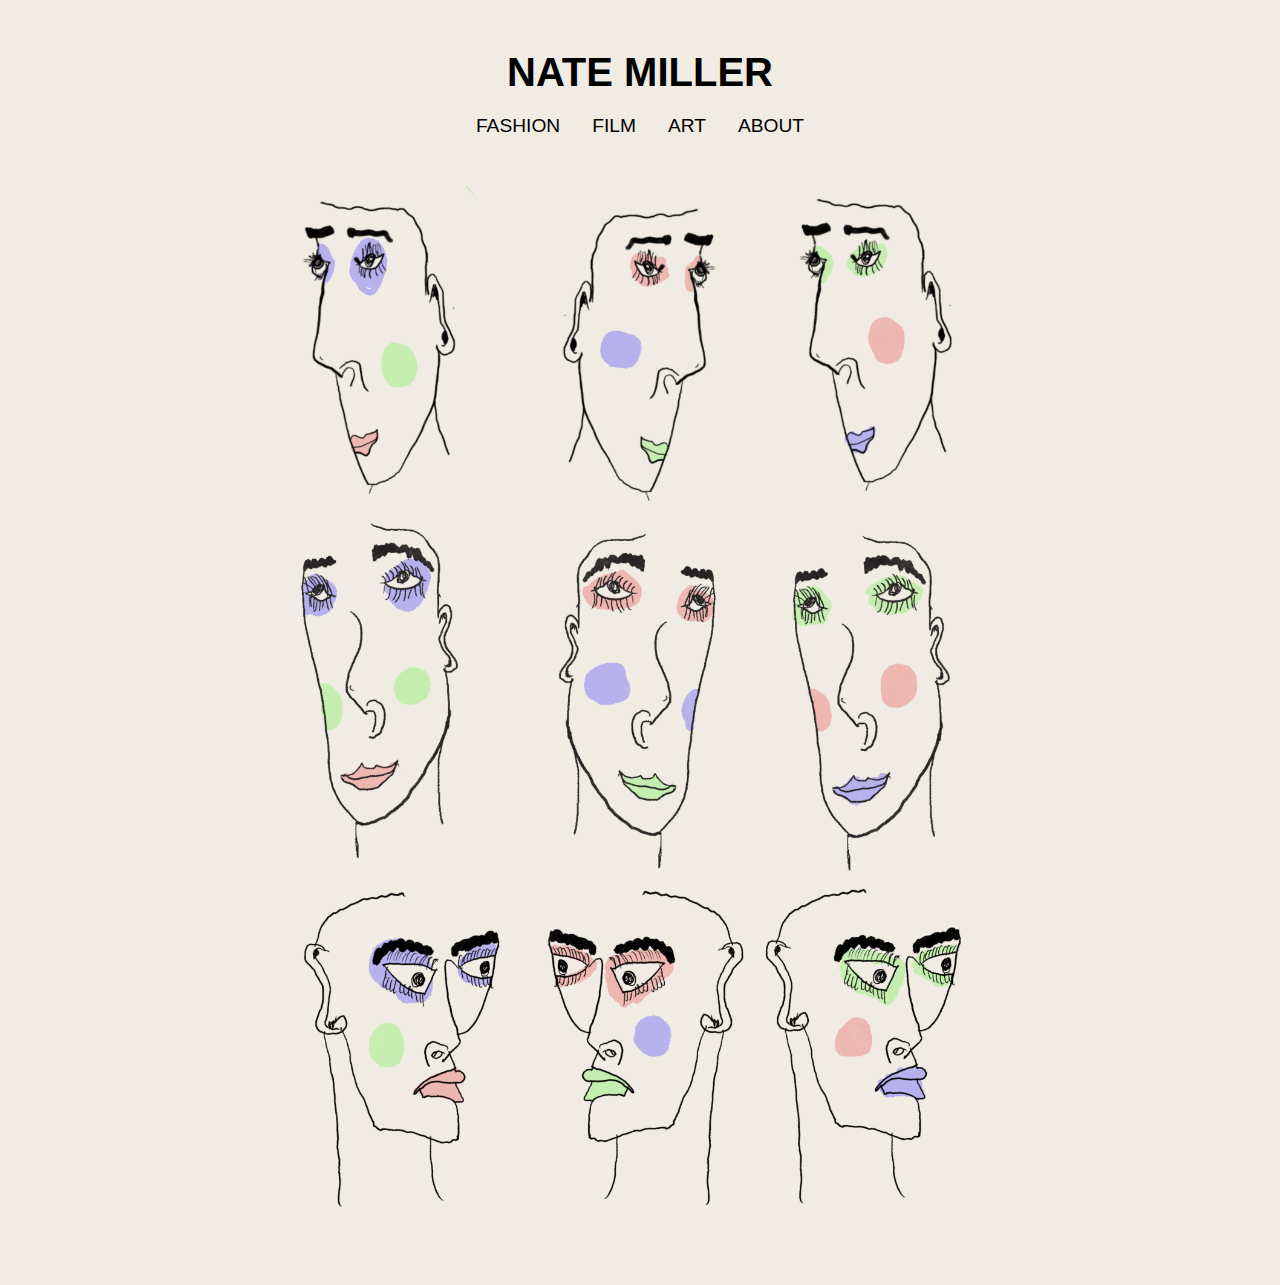
<file: index.html>
<!doctype html>
<html lang = "en">
    <head>
        <!-- CSS Bootstrap -->
        <meta charset="utf-8">
        <meta name="viewport" content="width=device-width, initial-scale=1, shrink-to-fit=no">
        <link rel="stylesheet" href="https://cdn.jsdelivr.net/npm/bootstrap@4.0.0/dist/css/bootstrap.min.css" integrity="sha384-Gn5384xqQ1aoWXA+058RXPxPg6fy4IWvTNh0E263XmFcJlSAwiGgFAW/dAiS6JXm" crossorigin="anonymous">
        <link href="style.css" rel="stylesheet">
        <title>Nate Miller Portfolio</title>
    </head>

<body>

<!-- name as header -->
<section id="header">
    <div class="d-flex flex-column header-name">
        <a href="./index.html"><h1>NATE MILLER</h1></a>
    </div>
</section>

<!-- nav bar -->
<ul class="nav justify-content-center">
    <li class="nav-item">
        <a class="nav-link" href="./fashion.html">FASHION</a>
    </li>
    <li class="nav-item">
        <a class="nav-link" href="./film.html">FILM</a>
    </li>
    <li class="nav-item">
        <a class="nav-link" href="./art.html">ART</a>
    </li>
    <li class="nav-item">
        <a class="nav-link" href="./about.html">ABOUT</a>
    </li>
  </ul>

<!-- home page images -->
<section>
    <div class="container-fluid">
        <div class="d-flex flex-column" style="margin: 3% 20%;">
            <img src="Home/IMG_0351.PNG" alt="home-page-art" style="width: 100%; height: auto">
        </div>
    </div>
</section>

<!-- jQuery, Popper.js, Bootstrap JS -->
<script src="https://code.jquery.com/jquery-3.2.1.slim.min.js" integrity="sha384-KJ3o2DKtIkvYIK3UENzmM7KCkRr/rE9/Qpg6aAZGJwFDMVNA/GpGFF93hXpG5KkN" crossorigin="anonymous"></script>
<script src="https://cdn.jsdelivr.net/npm/popper.js@1.12.9/dist/umd/popper.min.js" integrity="sha384-ApNbgh9B+Y1QKtv3Rn7W3mgPxhU9K/ScQsAP7hUibX39j7fakFPskvXusvfa0b4Q" crossorigin="anonymous"></script>
<script src="https://cdn.jsdelivr.net/npm/bootstrap@4.0.0/dist/js/bootstrap.min.js" integrity="sha384-JZR6Spejh4U02d8jOt6vLEHfe/JQGiRRSQQxSfFWpi1MquVdAyjUar5+76PVCmYl" crossorigin="anonymous"></script>

</body>
</html>
</file>
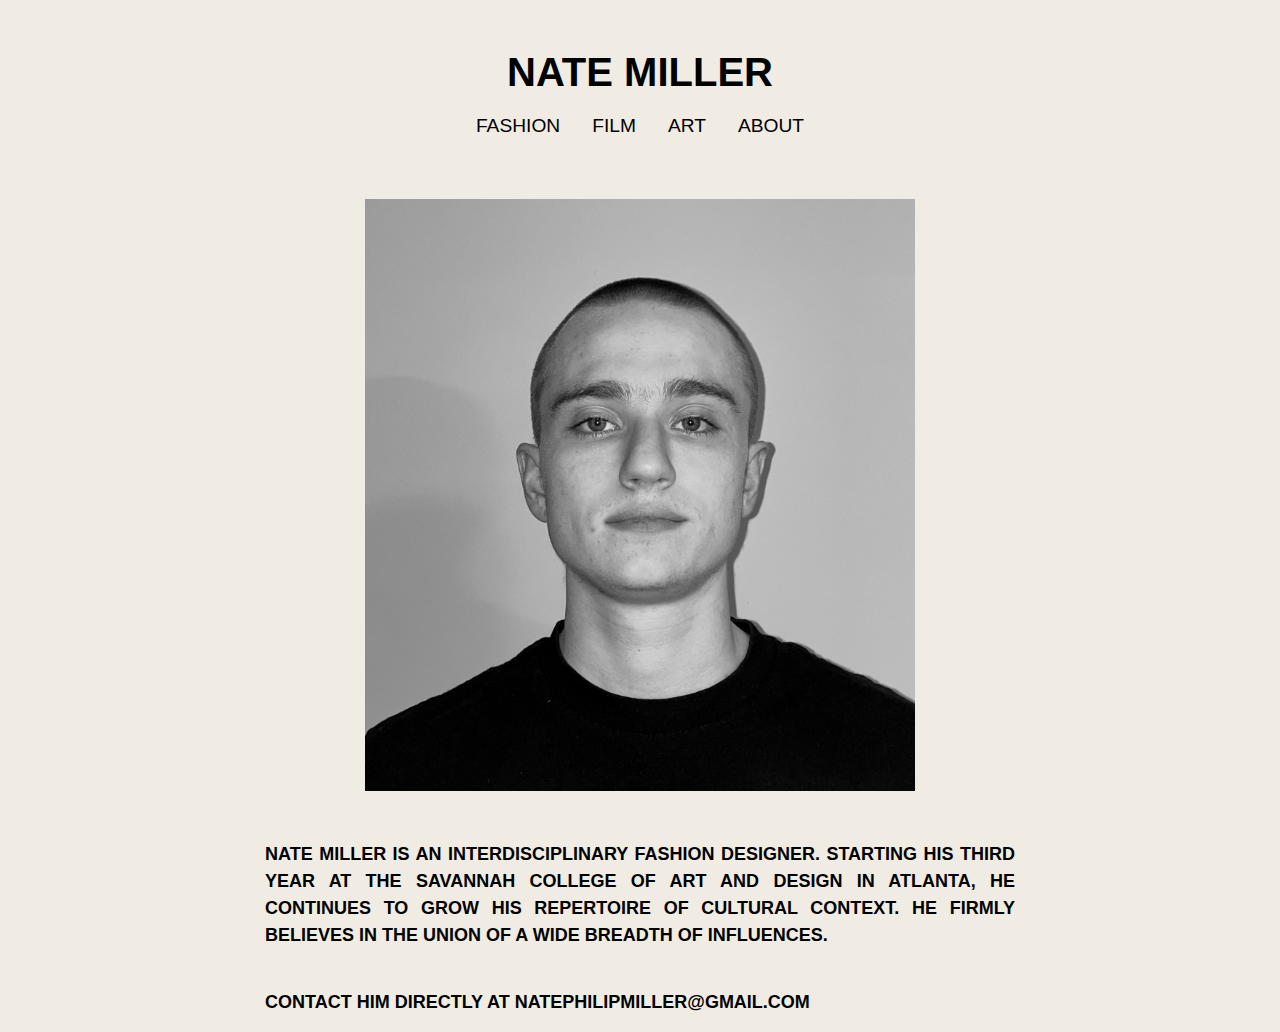
<file: about.html>
<!doctype html>
<html lang = "en">
    <head>
        <!-- CSS Bootstrap -->
        <meta charset="utf-8">
        <meta name="viewport" content="width=device-width, initial-scale=1, shrink-to-fit=no">
        <link rel="stylesheet" href="https://cdn.jsdelivr.net/npm/bootstrap@4.0.0/dist/css/bootstrap.min.css" integrity="sha384-Gn5384xqQ1aoWXA+058RXPxPg6fy4IWvTNh0E263XmFcJlSAwiGgFAW/dAiS6JXm" crossorigin="anonymous">
        <link href="style.css" rel="stylesheet">
        <title>Nate Miller Portfolio</title>
    </head>

<body>

<!-- name as header -->
<section id="header">
    <div class="d-flex flex-column header-name">
        <a href="./index.html"><h1>NATE MILLER</h1></a>
    </div>
</section>

<!-- nav bar -->
<ul class="nav justify-content-center">
    <li class="nav-item">
        <a class="nav-link" href="./fashion.html">FASHION</a>
    </li>
    <li class="nav-item">
        <a class="nav-link" href="./film.html">FILM</a>
    </li>
    <li class="nav-item">
        <a class="nav-link" href="./art.html">ART</a>
    </li>
    <li class="nav-item">
        <a class="nav-link" href="./about.html">ABOUT</a>
    </li>
  </ul>

<!-- about image -->
<section>
    <div class="container-fluid">
        <div class="d-flex flex-column" style="margin: 4% 28%; align-self: center; justify-content: center;">
            <img src="About/Nate_Headshot.jpg" alt="Nate headshot" style="width: 100%; height: auto">
        </div>
    </div>
</section>

<!-- about text -->
<div class="container-fluid">
    <div class="about-text">
        <p>
            NATE MILLER IS AN INTERDISCIPLINARY FASHION DESIGNER. STARTING HIS 
            THIRD YEAR AT THE SAVANNAH COLLEGE OF ART AND DESIGN IN ATLANTA, 
            HE CONTINUES TO GROW HIS REPERTOIRE OF CULTURAL CONTEXT. 
            HE FIRMLY BELIEVES IN THE UNION OF A WIDE BREADTH OF INFLUENCES.
        </p>

        <br>

        <p> CONTACT HIM DIRECTLY AT NATEPHILIPMILLER@GMAIL.COM</p>
</div>

<!-- jQuery, Popper.js, Bootstrap JS -->
<script src="https://code.jquery.com/jquery-3.2.1.slim.min.js" integrity="sha384-KJ3o2DKtIkvYIK3UENzmM7KCkRr/rE9/Qpg6aAZGJwFDMVNA/GpGFF93hXpG5KkN" crossorigin="anonymous"></script>
<script src="https://cdn.jsdelivr.net/npm/popper.js@1.12.9/dist/umd/popper.min.js" integrity="sha384-ApNbgh9B+Y1QKtv3Rn7W3mgPxhU9K/ScQsAP7hUibX39j7fakFPskvXusvfa0b4Q" crossorigin="anonymous"></script>
<script src="https://cdn.jsdelivr.net/npm/bootstrap@4.0.0/dist/js/bootstrap.min.js" integrity="sha384-JZR6Spejh4U02d8jOt6vLEHfe/JQGiRRSQQxSfFWpi1MquVdAyjUar5+76PVCmYl" crossorigin="anonymous"></script>

</body>
</html>
</file>
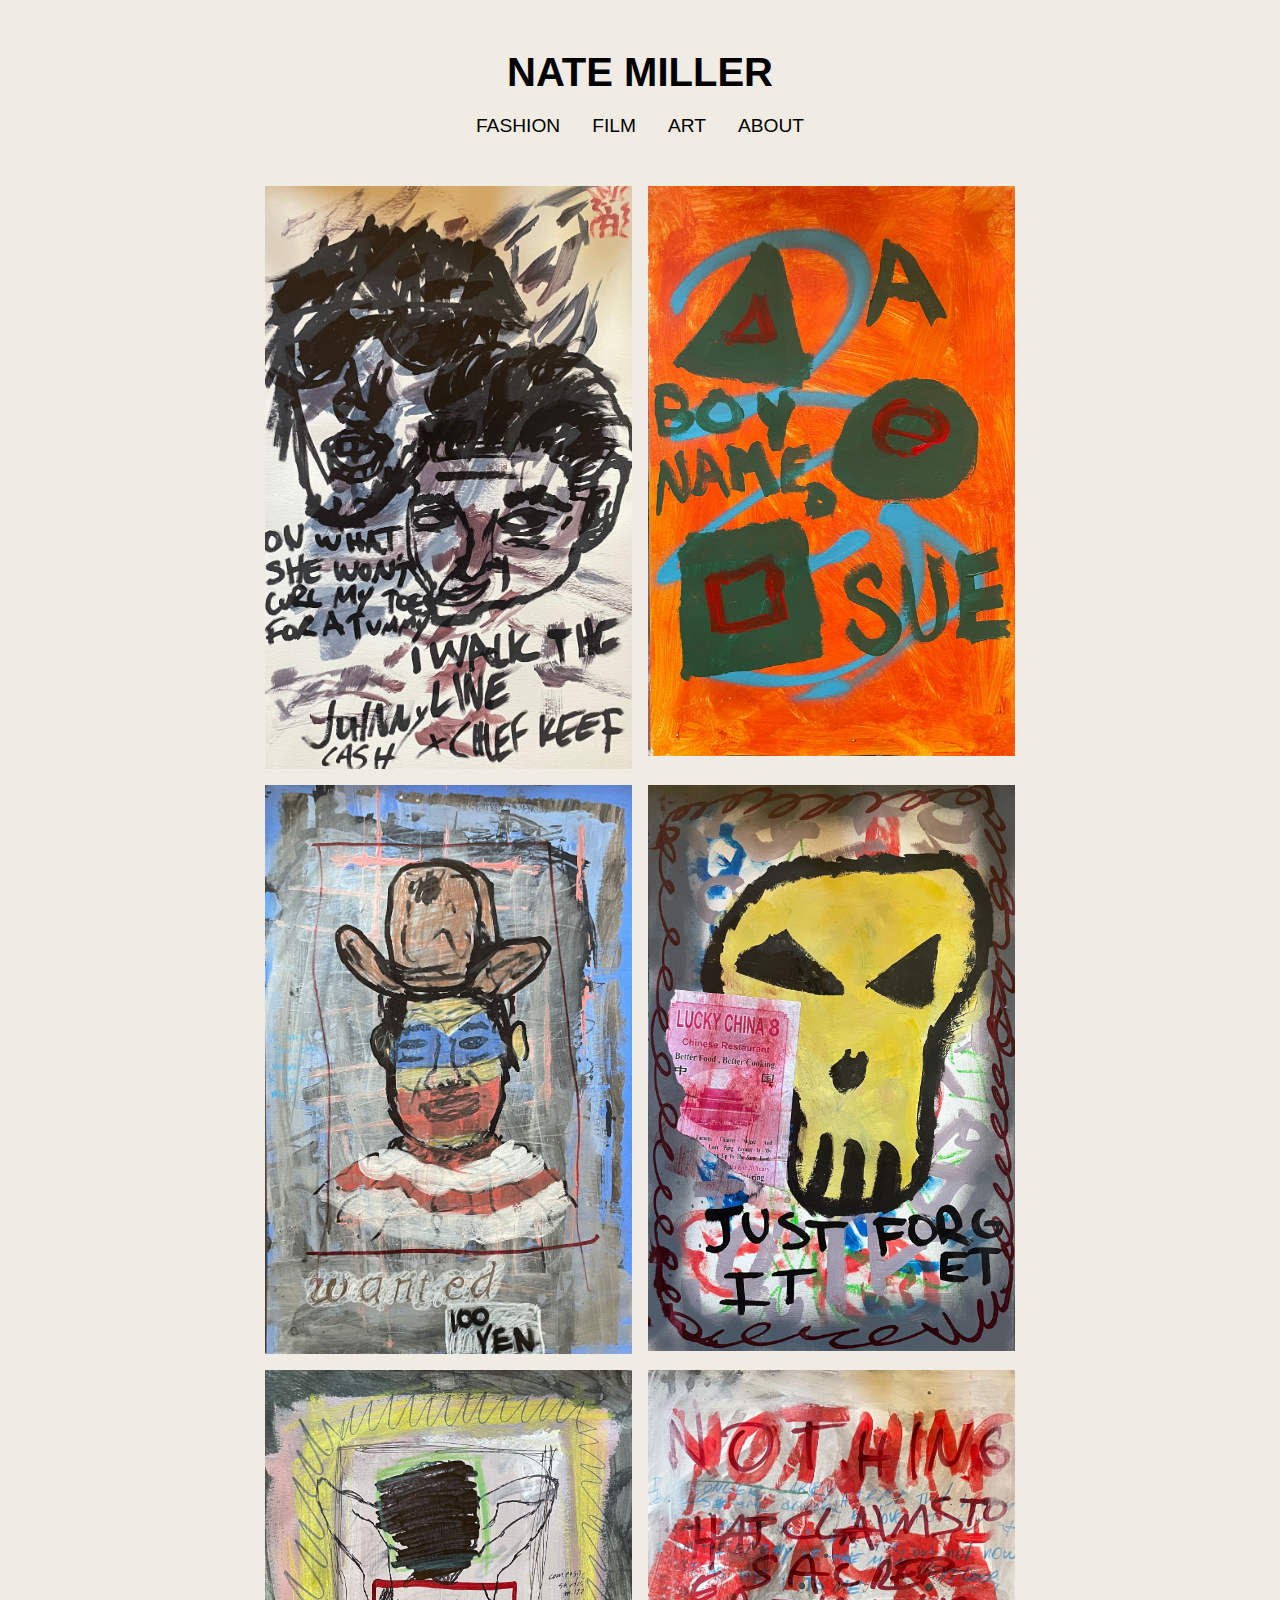
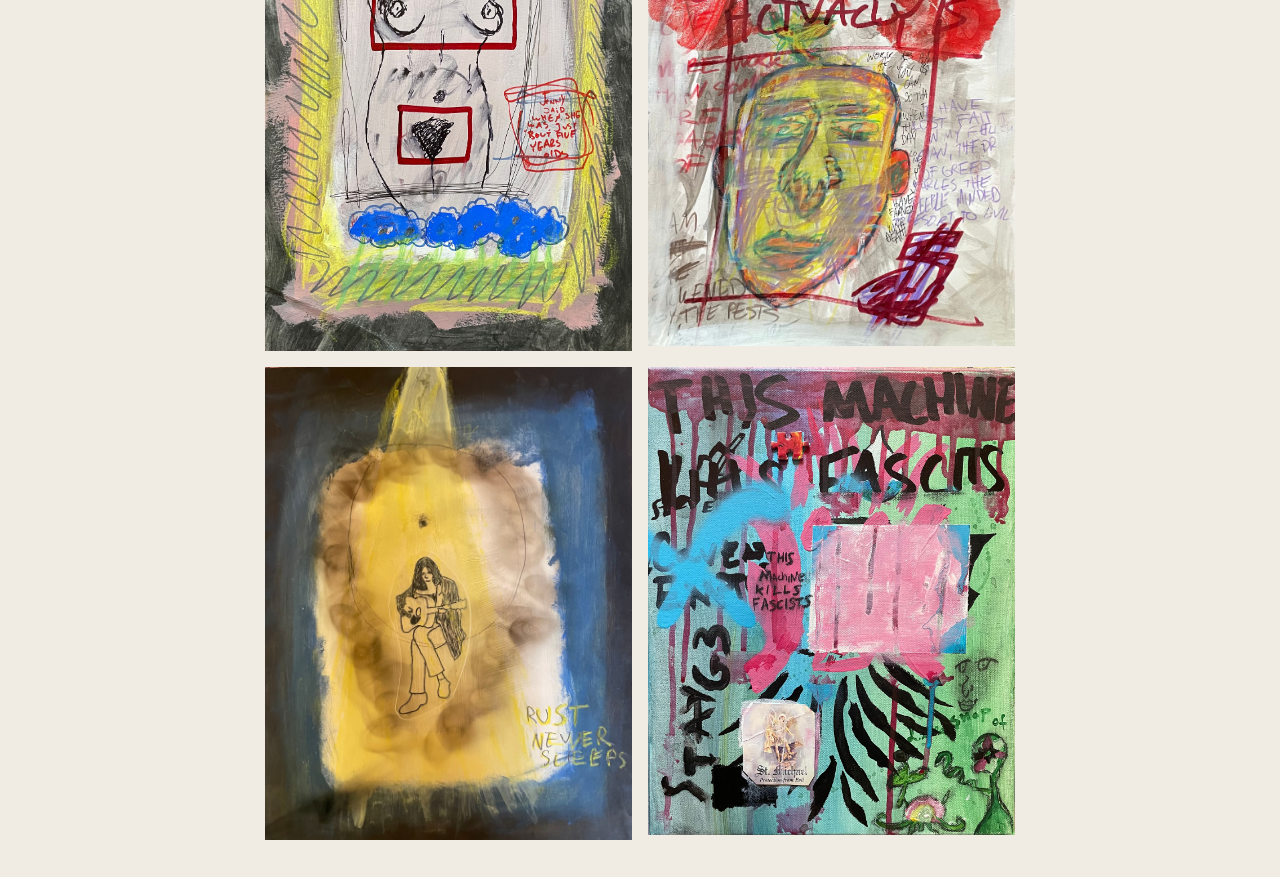
<file: art.html>
<!doctype html>
<html lang = "en">
    <head>
        <!-- CSS Bootstrap -->
        <meta charset="utf-8">
        <meta name="viewport" content="width=device-width, initial-scale=1, shrink-to-fit=no">
        <link rel="stylesheet" href="https://cdn.jsdelivr.net/npm/bootstrap@4.0.0/dist/css/bootstrap.min.css" integrity="sha384-Gn5384xqQ1aoWXA+058RXPxPg6fy4IWvTNh0E263XmFcJlSAwiGgFAW/dAiS6JXm" crossorigin="anonymous">
        <link href="style.css" rel="stylesheet">
        <title>Nate Miller Portfolio</title>
    </head>
<body>

<!-- name as header -->
<section id="header">
    <div class="d-flex flex-column header-name">
        <a href="./index.html"><h1>NATE MILLER</h1></a>
    </div>
</section>

<!-- nav bar -->
<ul class="nav justify-content-center">
    <li class="nav-item">
        <a class="nav-link" href="./fashion.html">FASHION</a>
    </li>
    <li class="nav-item">
        <a class="nav-link" href="./film.html">FILM</a>
    </li>
    <li class="nav-item">
        <a class="nav-link" href="./art.html">ART</a>
    </li>
    <li class="nav-item">
        <a class="nav-link" href="./about.html">ABOUT</a>
    </li>
  </ul>

<!-- art images container -->
<!-- https://codepen.io/kreigd/pen/GyGbWL -->
<section>
    <div class="container-fluid">
      <div class="d-flex flex-column" style="margin: 3% 20%;">
        <div>
            <div class="gallery">
              <div class="gallery-item">
                <img src="Art/multimedia on bristol paper 8.jpeg" alt="MULTIMEDIA ON BRISTOL PAPER 8" class="img-fluid">
              </div>
              <div class="gallery-item">
                <img src="Art/multimedia on bristol paper 10.jpeg" alt="MULTIMEDIA ON BRISTOL PAPER 10" class="img-fluid">
              </div>
              <div class="gallery-item">
                <img src="Art/multimedia on bristol paper 3.jpeg" alt="MULTIMEDIA ON BRISTOL PAPER 3" class="img-fluid">
              </div>
              <div class="gallery-item">
                <img src="Art/multimedia on bristol paper 12.jpeg" alt="MULTIMEDIA ON BRISTOL PAPER 12" class="img-fluid">
              </div>
              <div class="gallery-item">
                <img src="Art/Multimedia on Bristol Paper 1.jpeg" alt="MULTIMEDIA ON BRISTOL PAPER 1" class="img-fluid">
              </div>
              <div class="gallery-item">
                <img src="Art/multimedia on bristol paper 2.jpeg" alt="MULTIMEDIA ON BRISTOL PAPER 2" class="img-fluid">
              </div>
              <div class="gallery-item">
                <img src="Art/Multimedia on Wood Panel.jpeg" alt="MULTIMEDIA ON WOOD PANEL" class="img-fluid">
              </div>
              <div class="gallery-item">
                <img src="Art/Multimedia on Canvas.jpeg" alt="MULTIMEDIA ON CANVAS" class="img-fluid">
              </div>
            </div>
          </div>
        </div>
    </div>
</section>
  
<!-- jQuery, Popper.js, Bootstrap JS -->
<script src="https://code.jquery.com/jquery-3.2.1.slim.min.js" integrity="sha384-KJ3o2DKtIkvYIK3UENzmM7KCkRr/rE9/Qpg6aAZGJwFDMVNA/GpGFF93hXpG5KkN" crossorigin="anonymous"></script>
<script src="https://cdn.jsdelivr.net/npm/popper.js@1.12.9/dist/umd/popper.min.js" integrity="sha384-ApNbgh9B+Y1QKtv3Rn7W3mgPxhU9K/ScQsAP7hUibX39j7fakFPskvXusvfa0b4Q" crossorigin="anonymous"></script>
<script src="https://cdn.jsdelivr.net/npm/bootstrap@4.0.0/dist/js/bootstrap.min.js" integrity="sha384-JZR6Spejh4U02d8jOt6vLEHfe/JQGiRRSQQxSfFWpi1MquVdAyjUar5+76PVCmYl" crossorigin="anonymous"></script>

</body>
</html>
</file>
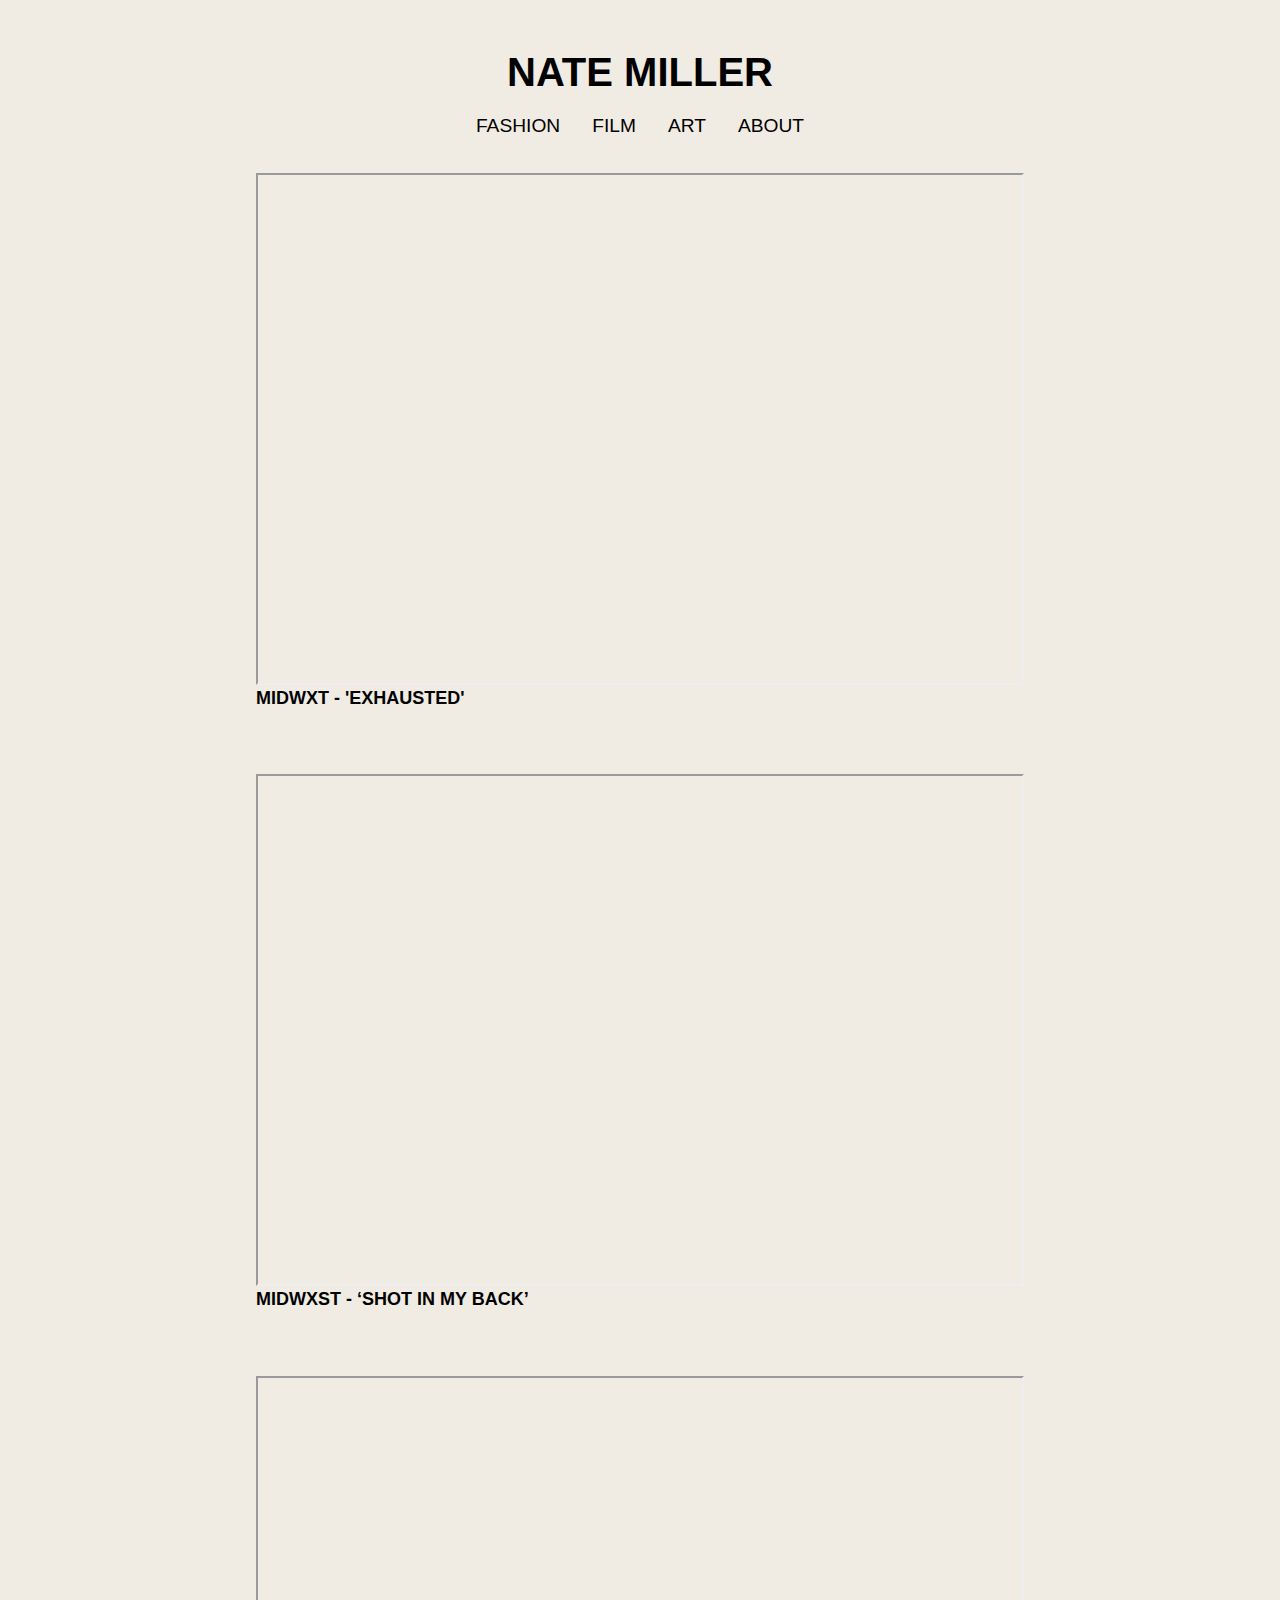
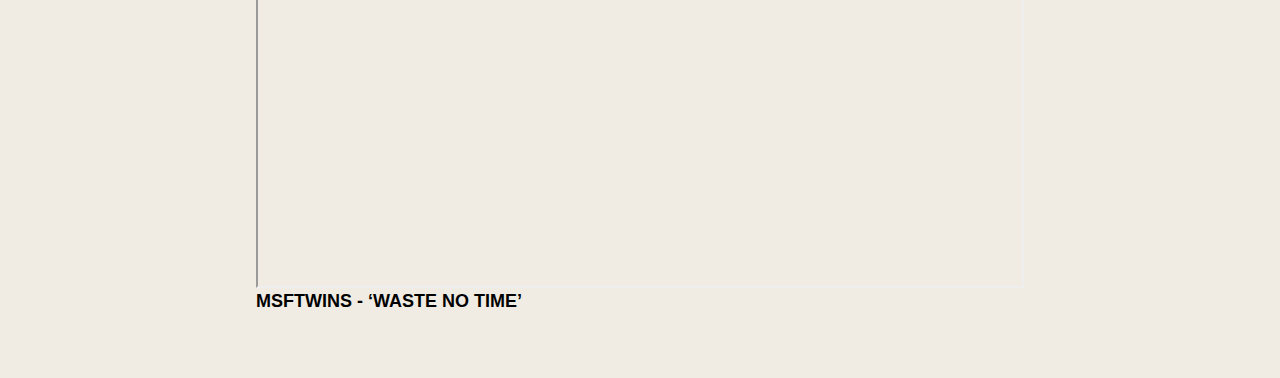
<file: film.html>
<!doctype html>
<html lang = "en">
    <head>
        <!-- CSS Bootstrap -->
        <meta charset="utf-8">
        <meta name="viewport" content="width=device-width, initial-scale=1, shrink-to-fit=no">
        <link rel="stylesheet" href="https://cdn.jsdelivr.net/npm/bootstrap@4.0.0/dist/css/bootstrap.min.css" integrity="sha384-Gn5384xqQ1aoWXA+058RXPxPg6fy4IWvTNh0E263XmFcJlSAwiGgFAW/dAiS6JXm" crossorigin="anonymous">
        <link href="style.css" rel="stylesheet">
        <title>Nate Miller Portfolio</title>
    </head>

<body>

<!-- name as header -->
<section id="header">
    <div class="d-flex flex-column header-name">
        <a href="./index.html"><h1>NATE MILLER</h1></a>
    </div>
</section>

<!-- nav bar -->
<ul class="nav justify-content-center">
    <li class="nav-item">
        <a class="nav-link" href="./fashion.html">FASHION</a>
    </li>
    <li class="nav-item">
        <a class="nav-link" href="./film.html">FILM</a>
    </li>
    <li class="nav-item">
        <a class="nav-link" href="./art.html">ART</a>
    </li>
    <li class="nav-item">
        <a class="nav-link" href="./about.html">ABOUT</a>
    </li>
  </ul>

<!-- links to films -->
<br>
<div class="d-flex flex-column">
    <div class="film-box">
        <iframe class="film" src="https://www.youtube.com/embed/yI93onk45iY" title="Exhausted" allow="accelerometer; autoplay; encrypted-media; gyroscope; picture-in-picture" allowfullscreen></iframe>
    </div>
    <div class="film-text">
        <p>MIDWXT - 'EXHAUSTED'</p>
    </div>
    

    <div class="film-box">
    <iframe class="film" src="https://www.youtube.com/embed/PIu7KbrDNls" title="Shot In My Back" allow="accelerometer; autoplay; encrypted-media; gyroscope; picture-in-picture" allowfullscreen></iframe>
    </div>
    <div class="film-text">   
         <p>MIDWXST - ‘SHOT IN MY BACK’</p>    
        </div>
    
    <div class="film-box">
    <iframe class="film" src="https://www.youtube.com/embed/fpui28VwPuo" title="Waste No Time" allow="accelerometer; autoplay; encrypted-media; gyroscope; picture-in-picture" allowfullscreen></iframe>
    </div>
    <div class="film-text">
        <p>MSFTWINS - ‘WASTE NO TIME’</p>
    </div>
    
</div>

<!-- jQuery, Popper.js, Bootstrap JS -->
<script src="https://code.jquery.com/jquery-3.2.1.slim.min.js" integrity="sha384-KJ3o2DKtIkvYIK3UENzmM7KCkRr/rE9/Qpg6aAZGJwFDMVNA/GpGFF93hXpG5KkN" crossorigin="anonymous"></script>
<script src="https://cdn.jsdelivr.net/npm/popper.js@1.12.9/dist/umd/popper.min.js" integrity="sha384-ApNbgh9B+Y1QKtv3Rn7W3mgPxhU9K/ScQsAP7hUibX39j7fakFPskvXusvfa0b4Q" crossorigin="anonymous"></script>
<script src="https://cdn.jsdelivr.net/npm/bootstrap@4.0.0/dist/js/bootstrap.min.js" integrity="sha384-JZR6Spejh4U02d8jOt6vLEHfe/JQGiRRSQQxSfFWpi1MquVdAyjUar5+76PVCmYl" crossorigin="anonymous"></script>

</body>
</html>
</file>
<file: style.css>
body {
      font-family: "Helvetica Neue", sans-serif;
      background-color: #F0ECE3;
      color: black;
  }

  h1, p {
      font-family: "Helvetica Neue", sans-serif;
      font-weight: 600;
      /* padding-top: 2rem; */
  }

  .nav {
    font-weight: 500;
  }

  a{
    color:black;
    /* text-decoration: underline */
  }
  a:hover{
    color:#999696;
    text-decoration: none;
  }

  @media only screen and (min-width:1050px) {
    /* For tablets: */
    p {
      font-size: large;
    }

    .nav {
      font-size: larger;
    }
  }
  @media only screen and (max-width:400px) {
    /* For mobile phones: */
    .fashion-text {
      text-align: center;
    }
    .film-text {
      padding-bottom: 15%;
    }
    .gallery {
      display: grid;
      max-width: 40%;
      margin: 0 auto;
      grid-gap: 1rem;
      /* grid-template-columns: 60px 60px; */
      /* grid-auto-rows: minmax(150px, auto); */
    }
    .gallery-item {
      height: 100%;
      width: 220px;
      border-radius: 5px;
    }
    
    .gallery-item:img {
      max-height: 100%;
      max-width: 100%;
    }

    /* .about-image {
      width: 100%; 
      height: auto;
    } */
  }

/* header */
.header-name {
  text-align: center;
  font-size: larger;
  margin-top: 3rem;
}

/* about page */
.about-image {
  width: 50%; 
  height: auto;
}

.about-text {
  /* padding-top: 2%; */
  padding-right: 20%;
  padding-left: 20%;
  text-align: justify;
  text-justify: inter-word;
  /* word-spacing: .1em; */
}

/* art page */
.gallery {
  display: grid;
  max-width: 100%;
  margin: 0 auto;
  grid-gap: 1rem;
  grid-template-columns: repeat(auto-fit, minmax(300px, 1fr));
  /* grid-auto-rows: minmax(150px, auto); */
}

.gallery-item {
  max-width: 100%;
  border-radius: 5px;
}

.gallery-item:img {
  width: 100%;
  object-fit: cover;
}

/* fashion page */
.fashion-box {
  position: relative;
  width: 100%;
  overflow: hidden;
  padding-top: 56.25%; /* 16:9 Aspect Ratio */
}

.next {
  /* font-family: "Helvetica Neue", sans-serif; */
  font: 1em sans-serif;
  background-color: black;
}

.next:hover {
  font: 1em sans-serif;
  background-color: #999696;
  border: #999696;
}

.responsive-iframe-1 {
  position: absolute;
  top: 0;
  left: 0;
  bottom: 0;
  right: 0;
  width: 100%;
  height: 100%;
  border: none;
}
.responsive-iframe-2 {
  position: absolute;
  top: 50;
  left: 0;
  bottom: 0;
  right: 0;
  width: 100%;
  height: 100%;
  border: none;
}

.responsive-iframe-3 {
  position: absolute;
  top: 100;
  left: 0;
  bottom: 0;
  right: 0;
  width: 100%;
  height: 100%;
  border: none;
}

/* film page grid */
.film-box {
  margin-inline: 20%;
  position: relative;
  padding-bottom: 40%; /* 16:9 */
  height: 0;
}
.film {
  position: absolute;
  top: 0;
  left: 0;
  width: 100%;
  height: 100%;
}

.film-text {
  margin-inline: 20%;
  position: relative;
  padding-bottom: 7%;
  height: 0;
}
</file>
